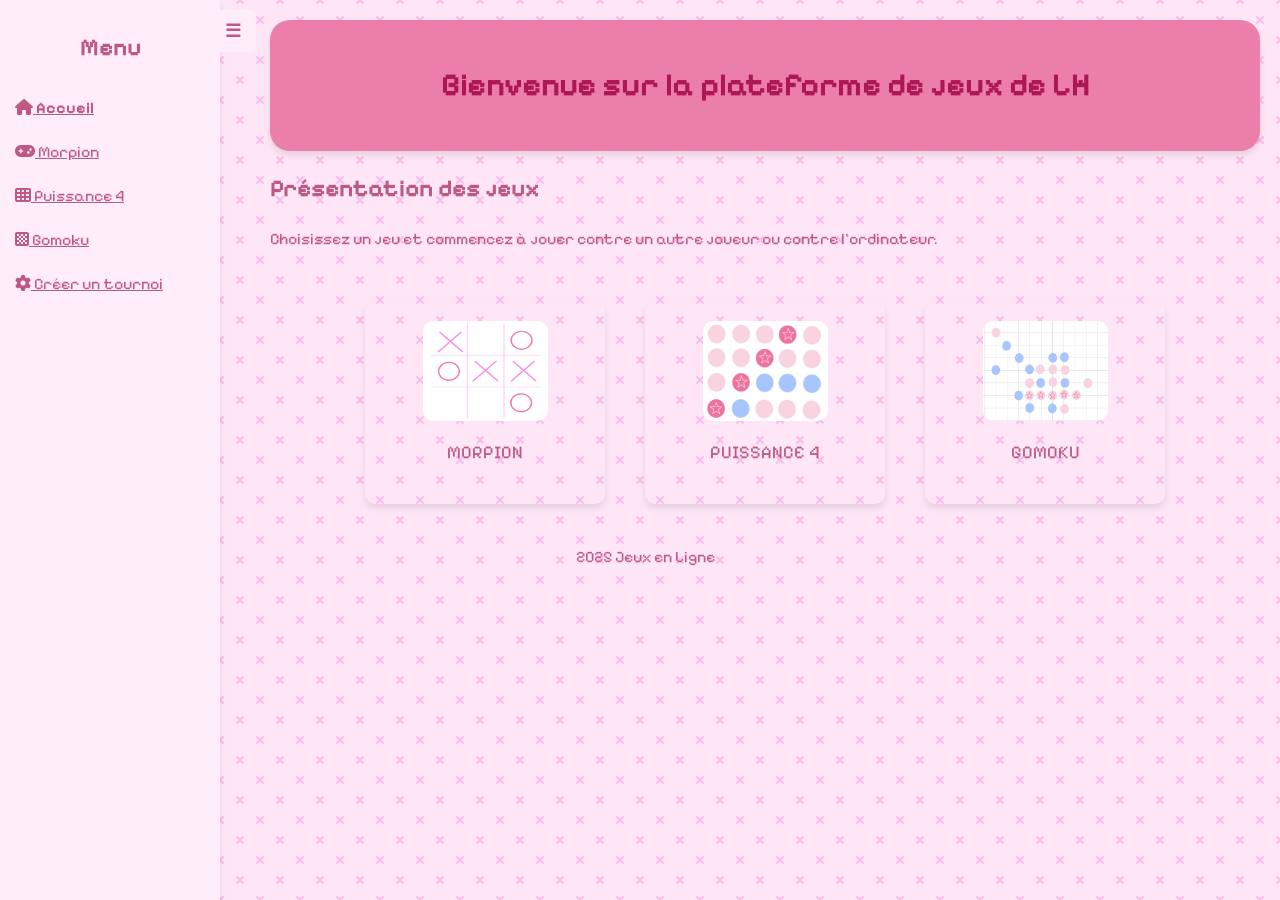
<file: index.html>
<!DOCTYPE html>
<html lang="fr">
<head>
    <meta charset="UTF-8">
    <meta name="viewport" content="width=device-width, initial-scale=1.0">
    <title>Jeux de Morpion, Puissance 4, Gomoku</title>
    <link rel="stylesheet" href="style.css">
	<link rel="stylesheet" href="https://cdnjs.cloudflare.com/ajax/libs/font-awesome/6.4.2/css/all.min.css">
	<link href="https://fonts.googleapis.com/css2?family=Pixelify+Sans&display=swap" rel="stylesheet">

</head>
<body>
	<audio id="bg-music" src="music/music.mp3" loop autoplay></audio>
	<div class="contenu">
		<aside class="sidebar" id="sidebar">
			<button id="menu-toggle">☰</button>
			<h2> Menu </h2>
			<ul>
        <li><a href="index.html"><strong><i class="fas fa-home"></i> Accueil</strong></a></li>
        <li><a href="morpion.html"><i class="fas fa-gamepad"></i> Morpion</a></li>
        <li><a href="puissance4_start.html"><i class="fas fa-th"></i> Puissance 4</a></li>
        <li><a href="gomoku_start.html"><i class="fas fa-chess-board"></i> Gomoku</a></li>
        <li><a href="customize.html"><i class="fas fa-cog"></i> Créer un tournoi</a></li>
            </ul>
        </aside>			
		
		<main class="content">
			<header>
			<h1> Bienvenue sur la plateforme de jeux de LH  </h1>
			</header>
			<section id="presentation">
                <h2>Présentation des jeux</h2>
                <p>Choisissez un jeu et commencez à jouer contre un autre joueur ou contre l'ordinateur.</p>
                <div class="game-buttons">
                    <a href="morpion.html" class="game-button">
						<img src="image/morpion.jpg" alt="Morpion">
                        <p>MORPION</p>
                    </a>
                    <a href="puissance4_start.html" class="game-button">
                        <img src="image/puissance4.jpg" alt="Puissance 4">
                        <p>PUISSANCE 4</p>
                    </a>
                    <a href="gomoku_start.html" class="game-button">
                        <img src="image/gomoku.jpg" alt="Gomoku">
                        <p>GOMOKU</p>
                    </a>
                </div>
            </section>
        </main>
    </div>
    
	<footer>
		<p> 2025 Jeux en Ligne </p>
	</footer>
	<script>
document.getElementById("menu-toggle").addEventListener("click", function () {
    let sidebar = document.getElementById("sidebar");

    if (sidebar.classList.contains("hidden")) {
        sidebar.classList.remove("hidden");
    } else {
        sidebar.classList.add("hidden");
    }
});
	
	const bgMusic = document.getElementById("bg-music");
    document.addEventListener("click", () => {
        if (bgMusic.paused) {
            bgMusic.play();
        }
    });

	</script>
</body>
</html>
</file>
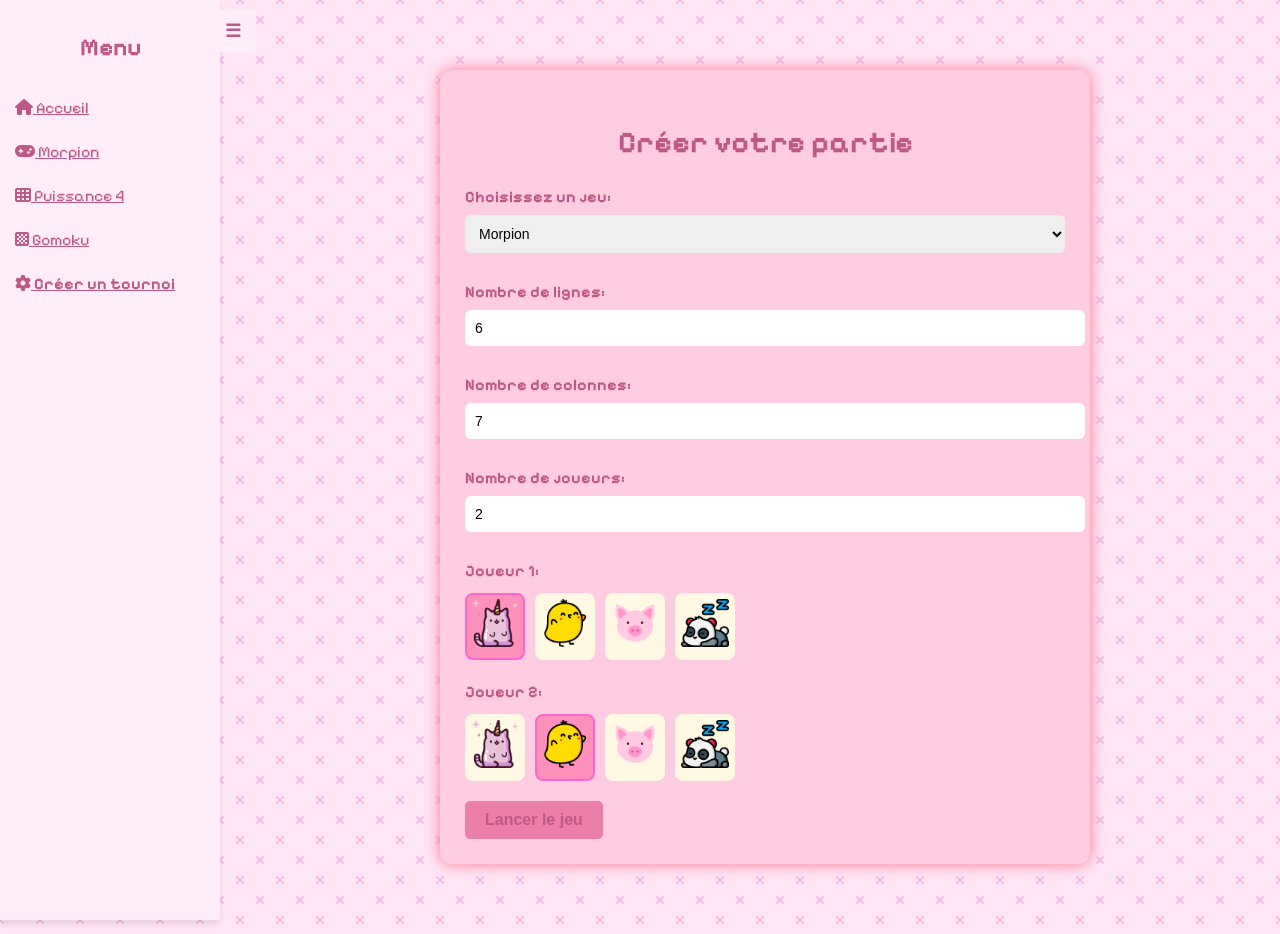
<file: customize.html>
<!DOCTYPE html>
<html lang="fr">
<head>
  <meta charset="UTF-8">
  <title>Créer un tournoi personnalisé</title>
  <link rel="stylesheet" href="style.css">
  <link rel="stylesheet" href="https://cdnjs.cloudflare.com/ajax/libs/font-awesome/6.4.2/css/all.min.css">
  <link href="https://fonts.googleapis.com/css2?family=Pixelify+Sans&display=swap" rel="stylesheet">
</head>
<body>

  <audio id="bg-music" src="music/music.mp3" loop autoplay></audio>

  <div class="contenu">
    <aside class="sidebar" id="sidebar">
      <button id="menu-toggle">☰</button>
      <h2>Menu</h2>
      <ul>
        <li><a href="index.html"><i class="fas fa-home"></i> Accueil</a></li>
        <li><a href="morpion.html"><i class="fas fa-gamepad"></i> Morpion</a></li>
        <li><a href="puissance4_start.html"><i class="fas fa-th"></i> Puissance 4</a></li>
        <li><a href="gomoku_start.html"><i class="fas fa-chess-board"></i> Gomoku</a></li>
        <li><a href="customize.html"><strong><i class="fas fa-cog"></i> Créer un tournoi</strong></a></li>
      </ul>
    </aside>

    <main class="content">
      <div class="custom-container">
        <h2>Créer votre partie</h2>

        <label for="gameType">Choisissez un jeu:</label>
        <select id="gameType">
          <option value="morpion">Morpion</option>
          <option value="puissance4">Puissance 4</option>
          <option value="gomoku">Gomoku</option>
        </select>

        <label for="rows">Nombre de lignes:</label>
        <input type="number" id="rows" min="3" max="20" value="6">

        <label for="cols">Nombre de colonnes:</label>
        <input type="number" id="cols" min="3" max="20" value="7">

        <label for="playerCount">Nombre de joueurs:</label>
        <input type="number" id="playerCount" min="2" max="4" value="2">

        <div id="iconSelections"></div>

        <button onclick="startCustomGame()">Lancer le jeu</button>
      </div>
    </main>
  </div>

  <script>
  const iconList = ["cat.png", "chick.png", "pig.png", "panda.png"];
  const iconSelectionsDiv = document.getElementById("iconSelections");

  document.getElementById("menu-toggle").addEventListener("click", () => {
    document.getElementById("sidebar").classList.toggle("hidden");
  });

  document.getElementById("playerCount").addEventListener("input", generateIconSelectors);

  document.getElementById("gameType").addEventListener("change", () => {
    const game = document.getElementById("gameType").value;
    const playerCountInput = document.getElementById("playerCount");

    if (game === "gomoku") {
      playerCountInput.max = 2;
      if (parseInt(playerCountInput.value) > 2) {
        playerCountInput.value = 2;
      }
    } else {
      playerCountInput.max = 4;
    }

    generateIconSelectors(); // cập nhật lại chọn icon
  });

  function generateIconSelectors() {
    const count = parseInt(document.getElementById("playerCount").value);
    iconSelectionsDiv.innerHTML = "";

    for (let i = 1; i <= count; i++) {
      const group = document.createElement("div");
      group.className = "player-icon-group";
      const label = document.createElement("label");
      label.innerText = `Joueur ${i}:`;
      const wrapper = document.createElement("div");
      wrapper.className = "icon-select";
      wrapper.dataset.player = i;

      iconList.forEach(icon => {
        const option = document.createElement("div");
        option.className = "icon-option";
        option.innerHTML = `<img src="image/${icon}" alt="${icon}">`;
        option.dataset.value = icon;
        option.addEventListener("click", () => {
          wrapper.querySelectorAll(".icon-option").forEach(el => el.classList.remove("selected"));
          option.classList.add("selected");
        });
        if (icon === iconList[i - 1]) option.classList.add("selected");
        wrapper.appendChild(option);
      });

      group.appendChild(label);
      group.appendChild(wrapper);
      iconSelectionsDiv.appendChild(group);
    }
  }

  function startCustomGame() {
    const game = document.getElementById("gameType").value;
    const rows = document.getElementById("rows").value;
    const cols = document.getElementById("cols").value;
    const players = document.getElementById("playerCount").value;

    if (players < 2) {
      alert("Il faut au moins 2 joueurs !");
      return;
    }

    let url = `${game}_jeu.html?rows=${rows}&cols=${cols}&players=${players}`;
    for (let i = 1; i <= players; i++) {
      const group = document.querySelector(`.icon-select[data-player="${i}"]`);
      const selected = group.querySelector(".icon-option.selected");
      const icon = selected ? selected.dataset.value : iconList[i - 1];
      url += `&icon${i}=${encodeURIComponent(icon)}`;
    }

    window.location.href = url;
  }

  const bgMusic = document.getElementById("bg-music");
  document.addEventListener("click", () => {
    if (bgMusic.paused) {
      bgMusic.play();
    }
  });

  generateIconSelectors(); // Initial load
</script>

</body>
</html>
</file>
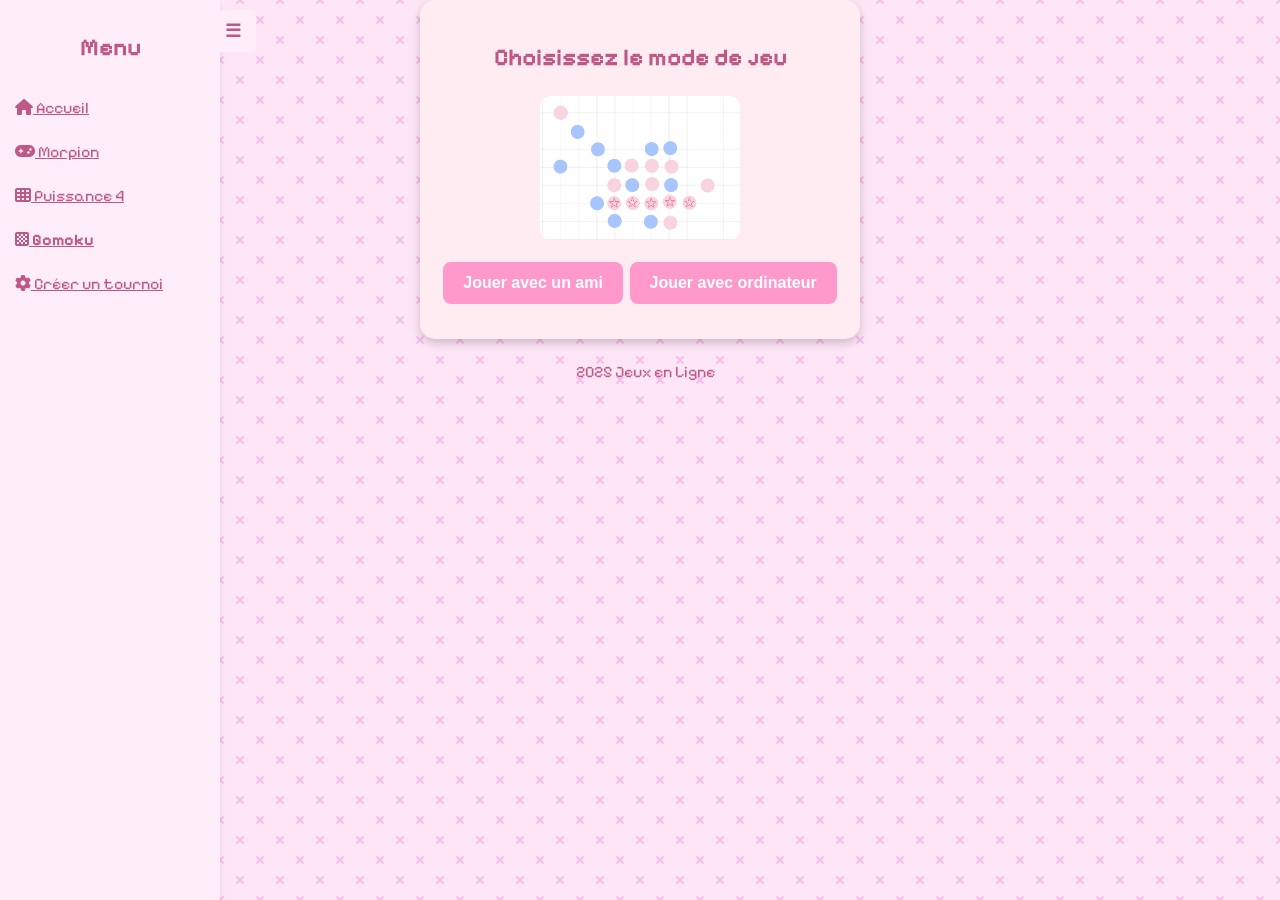
<file: gomoku_start.html>
<!DOCTYPE html>
<html lang="fr">
<head>
    <meta charset="UTF-8">
    <meta name="viewport" content="width=device-width, initial-scale=1.0">
    <title>Jeux de Morpion, Puissance 4, Gomoku</title>
    <link rel="stylesheet" href="style.css">
    <link rel="stylesheet" href="https://cdnjs.cloudflare.com/ajax/libs/font-awesome/6.4.2/css/all.min.css">
	<link href="https://fonts.googleapis.com/css2?family=Pixelify+Sans&display=swap" rel="stylesheet">

</head>
<body>
    <div class="contenu">
        <aside class="sidebar" id="sidebar">
            <button id="menu-toggle">☰</button>
            <h2> Menu </h2>
            <ul>
                <li><a href="index.html"><i class="fas fa-home"></i> Accueil</a></li>
                <li><a href="morpion.html"><i class="fas fa-gamepad"></i> Morpion</a></li>
                <li><a href="puissance4_start.html"><i class="fas fa-th"></i> Puissance 4</a></li>
                <li><a href="gomoku_start.html"><strong><i class="fas fa-chess-board"></i> Gomoku</strong></a></li>
                <li><a href="customize.html"><i class="fas fa-cog"></i> Créer un tournoi</a></li>
            </ul>
        </aside>

        <div class="fullscreen-container">
            <div class="modal-content">
                <h2>Choisissez le mode de jeu</h2>
                <img src="image/gomoku.jpg" alt="gomoku" class="game-demo">

                <div class="mode-selection">
                    <button class="mode-btn" onclick="startGame('pvp')">Jouer avec un ami</button>
                    <button class="mode-btn" onclick="startGame('pvc')">Jouer avec ordinateur</button>
                </div>
            </div>
        </div>
    </div>

    <footer>
        <p>2025 Jeux en Ligne</p>
    </footer>

    <script>
        // Menu toggle
        document.getElementById("menu-toggle").addEventListener("click", function () {
            let sidebar = document.getElementById("sidebar");
            sidebar.classList.toggle("hidden");
        });

        // Démarrer jeu avec mode sélectionné
        function startGame(mode) {
            window.location.href = `gomoku_jeu.html?mode=${mode}`;
        }
    </script>
</body>
</html>
</file>
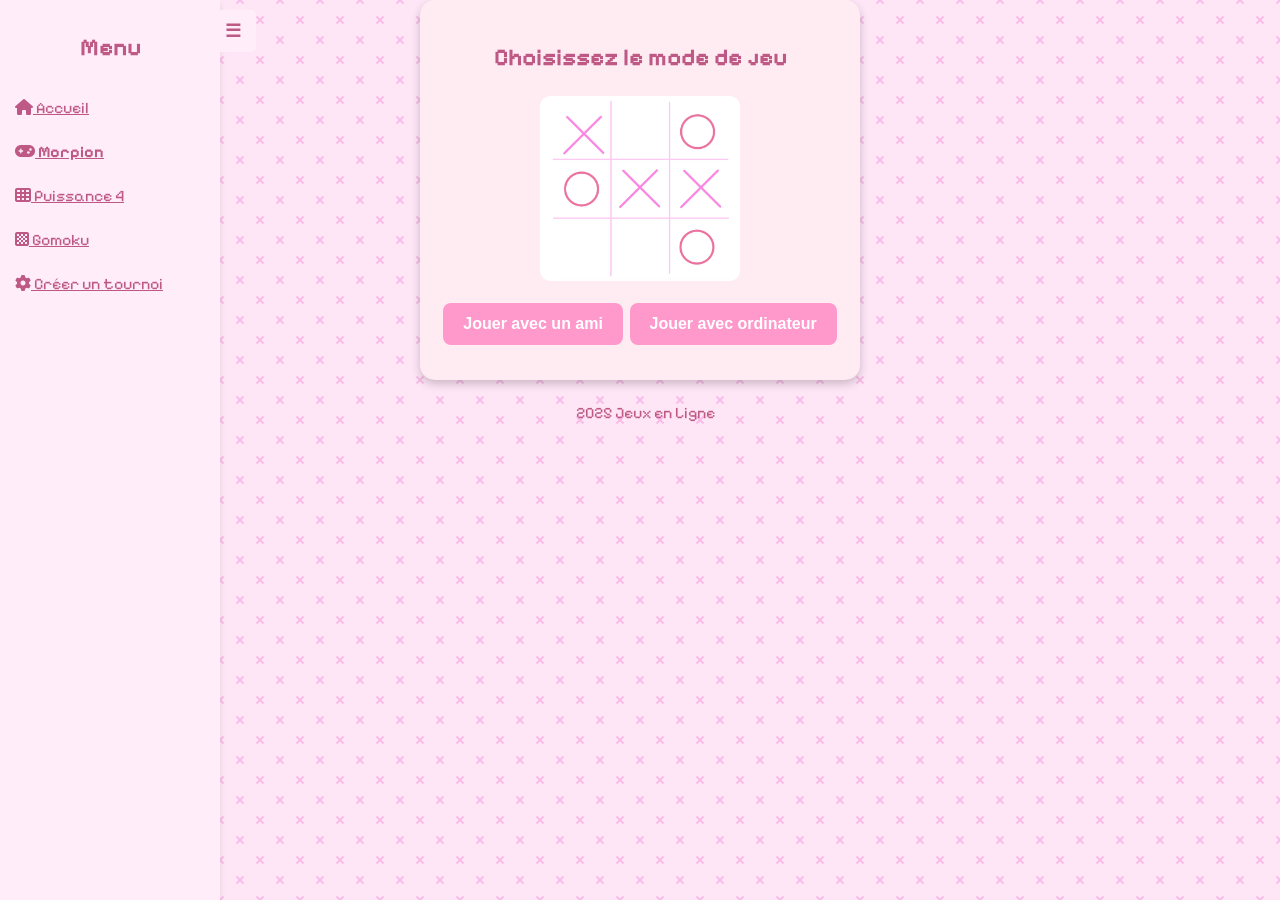
<file: morpion.html>
<!DOCTYPE html>
<html lang="fr">
<head>
    <meta charset="UTF-8">
    <meta name="viewport" content="width=device-width, initial-scale=1.0">
    <title>Jeux de Morpion, Puissance 4, Gomoku</title>
    <link rel="stylesheet" href="style.css">
    <link rel="stylesheet" href="https://cdnjs.cloudflare.com/ajax/libs/font-awesome/6.4.2/css/all.min.css">
	<link href="https://fonts.googleapis.com/css2?family=Pixelify+Sans&display=swap" rel="stylesheet">

</head>
<body>
    <div class="contenu">
        <aside class="sidebar" id="sidebar">
            <button id="menu-toggle">☰</button>
            <h2> Menu </h2>
            <ul>
                <li><a href="index.html"><i class="fas fa-home"></i> Accueil</a></li>
                <li><a href="morpion_start.html"><strong><i class="fas fa-gamepad"></i> Morpion</strong></a></li>
                <li><a href="puissance4_start.html"><i class="fas fa-th"></i> Puissance 4</a></li>
                <li><a href="gomoku_start.html"><i class="fas fa-chess-board"></i> Gomoku</a></li>
                <li><a href="customize.html"><i class="fas fa-cog"></i> Créer un tournoi</a></li>
            </ul>
        </aside>			

        <!-- Section choisir le mode -->
        <div class="fullscreen-container">
            <div class="modal-content">
                <h2>Choisissez le mode de jeu</h2>
                <img src="image/morpion.jpg" alt="Morpion" class="game-demo">

                <div class="mode-selection">
                    <button class="mode-btn" onclick="startGame('pvp')">Jouer avec un ami</button>
                    <button class="mode-btn" onclick="startGame('pvc')">Jouer avec ordinateur</button>
                </div>
            </div>	
        </div>
    </div>

    <footer>
        <p> 2025 Jeux en Ligne </p>
    </footer>

    <script>
        document.getElementById("menu-toggle").addEventListener("click", function () {
            let sidebar = document.getElementById("sidebar");
            sidebar.classList.toggle("hidden");
        });

        function startGame(mode) {
            window.location.href = `morpion_jeu.html?mode=${mode}`;
        }
    </script>
</body>
</html>
</file>
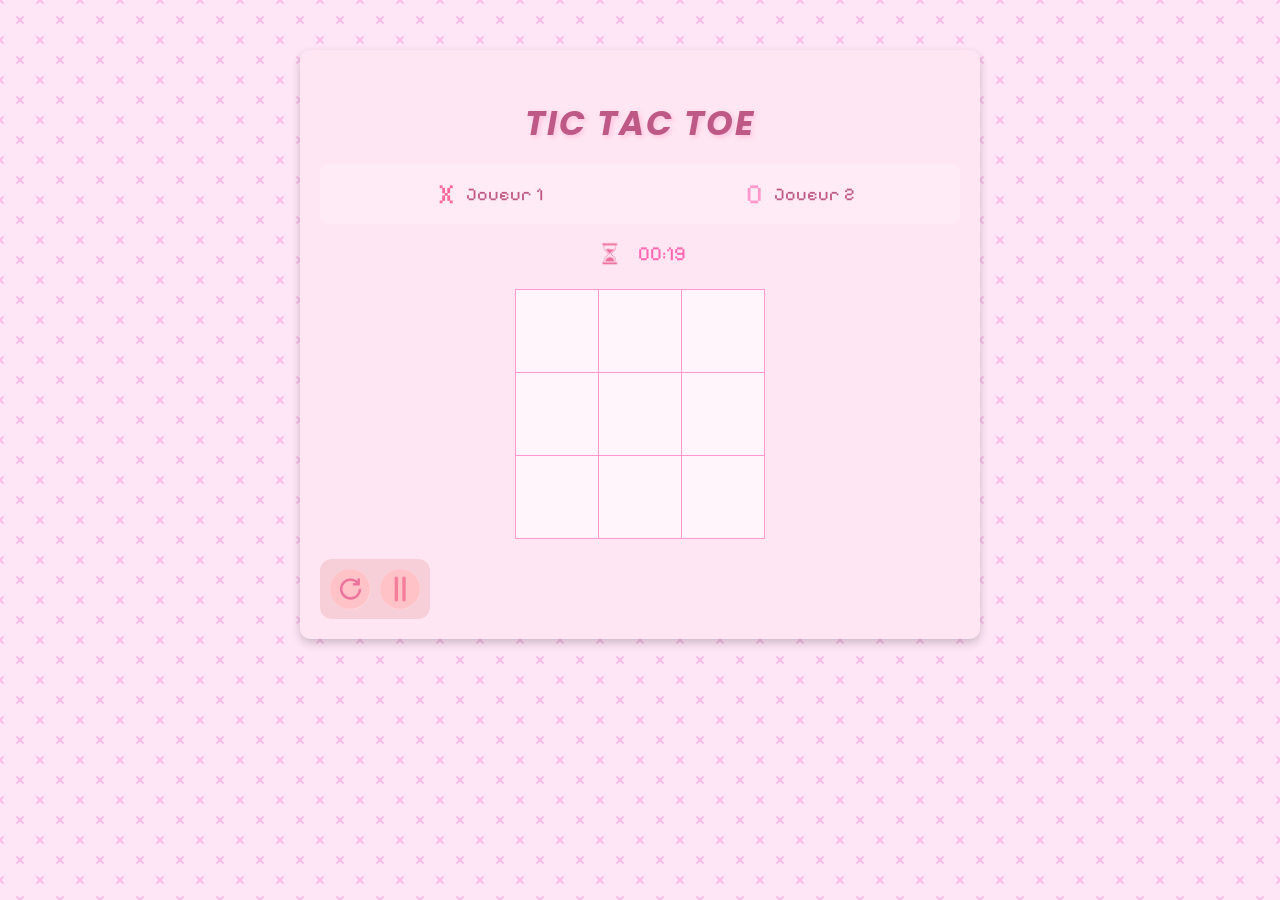
<file: morpion_jeu.html>
<!DOCTYPE html>
<html lang="fr">
<head>
  <meta charset="UTF-8">
  <meta name="viewport" content="width=device-width, initial-scale=1.0">
  <title>Jeu de Morpion</title>
  <link rel="stylesheet" href="style.css">
  <link href="https://fonts.googleapis.com/css2?family=Pixelify+Sans&display=swap" rel="stylesheet">
</head>

<body>
  <div class="fullscreen-container">
    <div class="game-container">
      <h2 id="titre-morpion">Tic Tac Toe</h2>
	  

		<div class="player-info" id="player-info"></div>
		
		<div class="timer">
			<span id="game-timer">
				<img src="image/timer.png" class="resize-img">00:20
			</span>
		</div>


      <table id="morpion-board"></table>

		<div class="morpion-buttons">
			<button id="reset-btn">
				<img src="image/reset.png" alt="Reset">
			</button>
			<button id="pause-btn">
				<img src="image/pause.png" alt="Pause">
			</button>
		</div>
    </div>
  </div>

  <!-- Script logic -->
  <script src="morpion_jeu.js"></script>
</body>
</html>
</file>
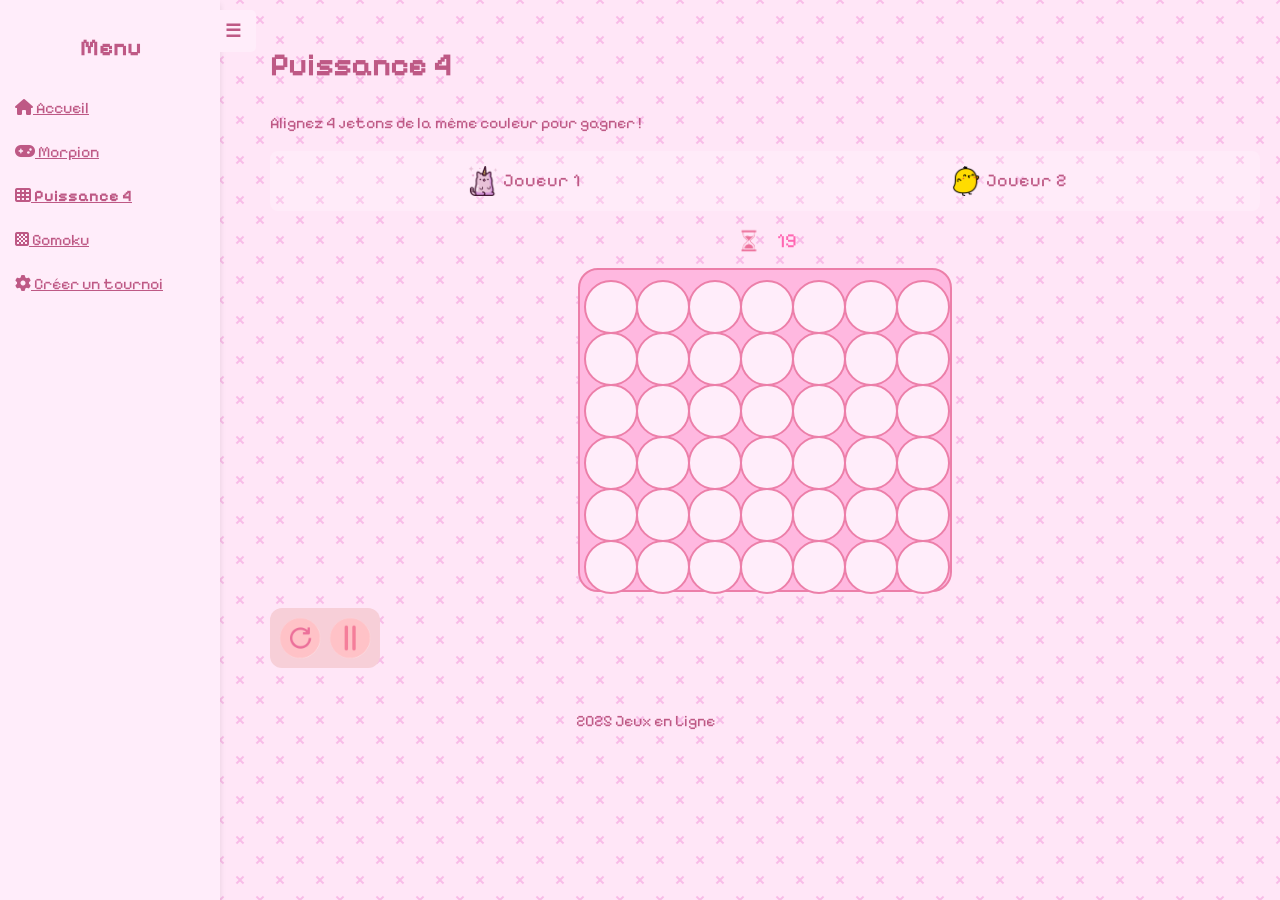
<file: puissance4_jeu.html>
<!DOCTYPE html>
<html lang="fr">
<head>
  <meta charset="UTF-8" />
  <meta name="viewport" content="width=device-width, initial-scale=1.0" />
  <title>Puissance 4 - Jeu</title>
  <link rel="stylesheet" href="style.css" />
  <script defer src="puissance4.js"></script>
  <link rel="stylesheet" href="https://cdnjs.cloudflare.com/ajax/libs/font-awesome/6.4.2/css/all.min.css" />
  <link href="https://fonts.googleapis.com/css2?family=Pixelify+Sans&display=swap" rel="stylesheet" />
</head>
<body>
  <div class="contenu">
    <!-- Sidebar -->
    <aside class="sidebar" id="sidebar">
      <button id="menu-toggle">☰</button>
      <h2>Menu</h2>
      <ul>
        <li><a href="index.html"><i class="fas fa-home"></i> Accueil</a></li>
        <li><a href="morpion.html"><i class="fas fa-gamepad"></i> Morpion</a></li>
        <li><a href="puissance4_start.html"><strong><i class="fas fa-th"></i> Puissance 4</strong></a></li>
        <li><a href="gomoku_start.html"><i class="fas fa-chess-board"></i> Gomoku</a></li>
        <li><a href="customize.html"><i class="fas fa-cog"></i> Créer un tournoi</a></li>
      </ul>
    </aside>

    <!-- Main game -->
    <main class="content">
      <h1>Puissance 4</h1>
      <p>Alignez 4 jetons de la même couleur pour gagner !</p>

      <!-- Player Info -->
      <div id="player-info" class="player-info"></div>

      <!-- Timer -->
      <div class="timer">
        <span id="game-timer">
          <img src="image/timer.png" class="resize-img">00:20
        </span>
      </div>

      <!-- Game Board -->
      <div id="game-board" class="grid-p4"></div>
      <p id="game-status"></p>

      <!-- Buttons -->
      <div class="morpion-buttons">
        <button onclick="resetGame()" class="icon-button">
          <img src="image/reset.png" alt="Reset" />
        </button>
        <button onclick="Pause()" id="pause-button" class="icon-button">
          <img src="image/pause.png" alt="Pause" id="pause-icon"/>
        </button>
      </div>
    </main>
  </div>

  <!-- Footer -->
  <footer>
    <p>2025 Jeux en Ligne</p>
  </footer>

  <!-- Menu toggle -->
  <script>
    document.getElementById("menu-toggle").addEventListener("click", () => {
      document.getElementById("sidebar").classList.toggle("hidden");
    });

    window.addEventListener("DOMContentLoaded", () => {
      const params = new URLSearchParams(window.location.search);
      const playerCount = parseInt(params.get("players")) || 2;
      const defaultIcons = ["cat.png", "chick.png", "pig.png", "panda.png"];
      const playerInfo = document.getElementById("player-info");
      playerInfo.innerHTML = "";

      for (let i = 1; i <= playerCount; i++) {
        const icon = params.get(`icon${i}`) || defaultIcons[i - 1];
        const player = document.createElement("div");
        player.className = "player";

        const symbol = document.createElement("span");
        symbol.className = "player-symbol";
        symbol.innerHTML = `<img src="image/${icon}" width="32">`;

        const name = document.createElement("span");
        name.className = "player-name";
        name.textContent = `Joueur ${i}`;

        player.appendChild(symbol);
        player.appendChild(name);
        playerInfo.appendChild(player);
      }
    });
  </script>
</body>
</html>
</file>
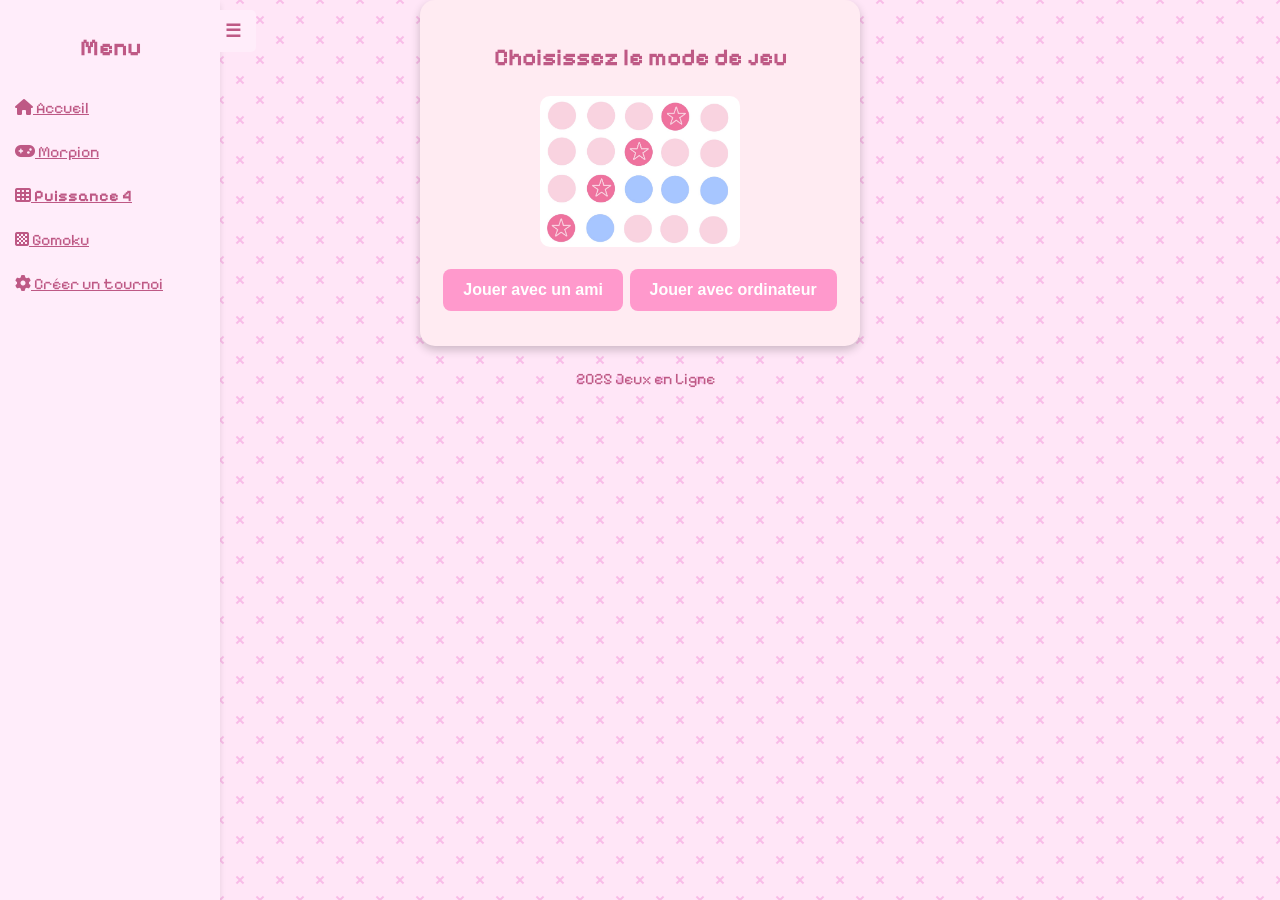
<file: puissance4_start.html>
<!DOCTYPE html>
<html lang="fr">
<head>
    <meta charset="UTF-8">
    <meta name="viewport" content="width=device-width, initial-scale=1.0">
    <title>Jeux de Morpion, Puissance 4, Gomoku</title>
    <link rel="stylesheet" href="style.css">
    <link rel="stylesheet" href="https://cdnjs.cloudflare.com/ajax/libs/font-awesome/6.4.2/css/all.min.css">
	<link href="https://fonts.googleapis.com/css2?family=Pixelify+Sans&display=swap" rel="stylesheet">

</head>

<body>
    <div class="contenu">

        <aside class="sidebar" id="sidebar">
            <button id="menu-toggle">☰</button>
            <h2> Menu </h2>
            <ul>
                <li><a href="index.html"><i class="fas fa-home"></i> Accueil</a></li>
                <li><a href="morpion.html"><i class="fas fa-gamepad"></i> Morpion</a></li>
                <li><a href="puissance4_start.html"><strong><i class="fas fa-th"></i> Puissance 4</strong></a></li>
                <li><a href="gomoku_start.html"><i class="fas fa-chess-board"></i> Gomoku</a></li>
                <li><a href="customize.html"><i class="fas fa-cog"></i> Créer un tournoi</a></li>
            </ul>
        </aside>			

        <div class="fullscreen-container">
            <div class="modal-content">
                <h2>Choisissez le mode de jeu</h2>
                <img src="image/puissance4.jpg" alt="Puissance4" class="game-demo">
                
                <div class="mode-selection">
                    <button class="mode-btn" onclick="startGame('pvp')">Jouer avec un ami</button>
                    <button class="mode-btn" onclick="startGame('pvc')">Jouer avec ordinateur</button>
                </div>
            </div>	
        </div>
    </div>

    <footer>
        <p> 2025 Jeux en Ligne </p>
    </footer>

    <script>
        document.getElementById("menu-toggle").addEventListener("click", function () {
            let sidebar = document.getElementById("sidebar");
            sidebar.classList.toggle("hidden");
        });

        function startGame(mode) {
            window.location.href = `puissance4_jeu.html?mode=${mode}`;
        }
    </script>
</body>
</html>
</file>
<file: style.css>
@import url('https://fonts.googleapis.com/css2?family=Poppins:wght@400;700&display=swap');


body {
	font-family: 'Pixelify Sans', sans-serif;
	line-height: 1.5;
    background-color: #FFE6F7;
	background-image: url("data:image/svg+xml,%3Csvg xmlns='http://www.w3.org/2000/svg' width='40' height='40' viewBox='0 0 40 40'%3E%3Cg fill-rule='evenodd'%3E%3Cg fill='%23f4a7df' fill-opacity='0.68'%3E%3Cpath d='M0 38.59l2.83-2.83 1.41 1.41L1.41 40H0v-1.41zM0 1.4l2.83 2.83 1.41-1.41L1.41 0H0v1.41zM38.59 40l-2.83-2.83 1.41-1.41L40 38.59V40h-1.41zM40 1.41l-2.83 2.83-1.41-1.41L38.59 0H40v1.41zM20 18.6l2.83-2.83 1.41 1.41L21.41 20l2.83 2.83-1.41 1.41L20 21.41l-2.83 2.83-1.41-1.41L18.59 20l-2.83-2.83 1.41-1.41L20 18.59z'/%3E%3C/g%3E%3C/g%3E%3C/svg%3E");
    color: #BE5985;
    margin: 0;
    padding: 0;
}

header {
    background-color: #EC7FA9;
    color: #AC1754;
    text-align: center;
    padding: 20px;
    box-shadow: 0px 4px 6px rgba(0, 0, 0, 0.1);
	border-radius: 20px;
}
#menu-toggle {
    font-size: 18px;
    padding: 10px 15px;
    background-color: #FFEDFA;
    color: #BE5985;
    border: none;
    cursor: pointer;
    position: absolute;
    top: 10px;
    left: 210px; 
    z-index: 1000;
    transition: left 0.3s ease-in-out;
}

.contenu {
    display: flex;
    width: 100%;
}

.sidebar {
    width: 200px;
    background-color: #FFEDFA;
    padding: 10px;
    box-shadow: 0 4px 6px rgba(0, 0, 0, 0.1);
    height: 100%;
    position: fixed;
    left: 0;
    top: 0;
    transition: left 0.3s ease-in-out;
}

.sidebar.hidden {
    left: -200px;
}


.sidebar.hidden + #menu-toggle {
    left: 200px;
}

.sidebar h2{
	text-align: center;
	color: #BE5985;
}

.sidebar ul{
	list-style: none;
	padding: 0;
}

.sidebar ul li{
	padding: 5px 0;
}

.sidebar ul li a{
	color: #BE5985;
	display: block;
	padding: 5px;
	border-radius: 5px;
}	

	
.content {
	margin-left: 250px;
	padding: 20px;
	width: calc(100% - 250px);
}

.game-buttons {
	display: flex;
	justify-content: center;
	gap: 40px;
	margin-top: 50px;
}

.game-button {
	padding: 20px;
	border-radius: 10px;
	width: 200px;
	text-align: center;
	font-size: 18px;
	font-size: bold;
	color: #BE5985;
    box-shadow: 0 4px 6px rgba(0, 0, 0, 0.1);
    cursor: pointer;
    text-decoration: none;
    display: flex;
    flex-direction: column;
    align-items: center;
    justify-content: center;
}

.game-button img {
    width: 125px;
    height: 100px;
    border-radius: 10px;
}
.game-button:hover {
	background-color: #ff1493;
	color: white;
}
	

footer {
    text-align: center;
    padding: 5px;
    position: relative;
    width: 100%;
}

button {
	background-color: #EC7FA9;
	text-align: center;
	color: #BE5985;
	border: none;
	padding: 10px 20px;
	font-size: 16px;
	font-weight: bold;
	border-radius: 5px;
	cursor: pointer;
	
}
button:hover {
    background-color: #ff1493;
	color: white;
}

.player-symbol img {
	width: 30px;
	height:30px;
}

button img {
    pointer-events: none; 
}

button.icon-button {
    background: none;
    border: none;
    padding: 0;
    margin: 0;
    cursor: pointer;
    outline: none;
}
button.icon-button img {
    width: 100px;   
    height: 100px;
    object-fit: contain;
    display: block;
}

/* Puissance4 Board */



.grid-p4 {
    display: grid;
    grid-template-columns: repeat(7, 50px);
    grid-template-rows: repeat(6, 50px);
    gap: 5px;
    justify-content: center;
    margin: 10px auto;
    background-color: #FFB8E0;
    padding: 10px;
    border-radius: 20px;
	width: 50%;
	border: 2px solid #EC7FA9;
}

.grid-p4 .cell {
    width: 50px;
    height: 50px;
    background-color: #FFEDFA;
    border-radius: 50%;
    display: flex;
    align-items: center;
    justify-content: center;
    font-size: 2em;
    cursor: pointer;
    border: 2px solid #EC7FA9;
}

/*gomoku board*/

.grid-gomoku {
	position: absolute;
	display: grid;
	grid-template-columns: repeat(19,30px);
	grid-template-rows: repeat(19,30px);
	justify-content: center;
	margin: 50px auto;
	background-color: #FFEDFA;
	padding: 25px;
	border-radius: 10px;
	border: 3px solid #EC7FA9;
}

.grid-gomoku .cell {
	width: 30px;
	height: 30px;
	display: flex;
	justify-content:center;	
	position: relative;
	border: 1px solid #EC7FA9;
	box-sizing: border-box; 

}
.piece {
    width: 24px;  
    height: 24px;
    position: absolute;
    top: 0;
    left: 0;
    transform: translate(-50%, -50%);
    pointer-events: none; 
}

.piece.highlight {
    animation: glow 0.5s infinite alternate;
}

@keyframes glow {
    0% {
        filter: brightness(1);
    }
    100% {
        filter: brightness(1.8);
    }
}




#titre-morpion{
    font-size: 34px;
    font-weight: bold;
    font-style: italic;
    text-align: center;
    color: #BE5985; /* Màu hồng đậm */
    text-transform: uppercase;
    letter-spacing: 2px;
    text-shadow: 2px 2px 5px rgba(255, 105, 180, 0.3);
    margin-bottom: 15px;
    font-family: 'Poppins', sans-serif; /* Font mềm mại hơn */
}

/* === Game container === */
.game-container {
    width: 50%;  /* Giới hạn chiều rộng */
    padding: 20px;
    border-radius: 10px;
    box-shadow: 0px 4px 10px rgba(0, 0, 0, 0.2);
    margin: 50px auto; /* Căn giữa màn hình */
	background-color: #ffe6f2 ; 
}

/* === Bảng Morpion === */
#morpion-board {
    border-collapse: collapse;
	margin: 20px auto;
}

#morpion-board td {
    width: 80px; /* Kích thước nhỏ hơn */
    height: 80px;
    border: 1.5px solid #ff99cc; /* Viền hồng pastel */
    text-align: center;
    font-size: 40px; /* Kích thước nhỏ hơn */
    font-weight: normal;
    cursor: pointer;
    background-color: #fff5fa; /* Nền trắng hồng nhẹ */
    color: #ff66b2; /* X, O có màu hồng */
    font-family: 'Poppins', sans-serif; /* Font mềm mại hơn */
}

/* Hover khi di chuột vào ô */
#morpion-board td:hover {
    background-color: #ffccdd; /* Màu hồng nhạt khi hover */
}

/* === Phần giới thiệu người chơi === */
.player-info {
    display: flex;
    justify-content: space-around;
    align-items: center;
    margin-bottom: 15px;
    background: rgba(255, 255, 255, 0.2);
    padding: 10px;
    border-radius: 8px;
}

/* === Thông tin từng người chơi === */
.player {
    display: flex;
    align-items: center;
    justify-content: space-between; /* Giữ khoảng cách đều */
}

/* === Biểu tượng X & O === */
.player-symbol {
    font-size: 30px;
    font-weight: bold;
    width: 40px;
    height: 40px;
    display: flex;
    align-items: center;
    justify-content: center;
    border-radius: 50%;
    color: white;
}

/* Màu riêng cho X và O */
.player-x {
    color: #ff6699; /* Hồng nhạt */
    font-size: 28px;
    font-weight: normal;
}

.player-o {
    color: #ff99cc; /* Hồng pastel */
    font-size: 28px;
    font-weight: normal;
}

.player-name {
    font-size: 18px;
    color: #BE5985;
}


.morpion-buttons {
    display: flex;
    gap: 10px;
    background-color: #F7CFD8	; 
    padding: 10px;
    border-radius: 12px;
    width: fit-content;
}

/* === Đảm bảo Reset & Pause không có nền màu === */
.morpion-buttons button {
    background: transparent !important; /* Xóa nền */
    border: none !important; /* Xóa viền */
    padding: 0;
    cursor: pointer;
    width: 40px;
    height: 40px;
    display: flex;
    align-items: center;
    justify-content: center;
}

/* Kích thước icon */
.morpion-buttons img {
    width: 100px;
    height: 100px;
    transition: 0.3s;
}

/* Hiệu ứng hover */
.morpion-buttons button:hover img {
    transform: scale(1.1);
    opacity: 0.6;
}
.resize-img {
	width: 30px;
	height: 30px;
    margin-right: 5px; /* Tạo khoảng cách giữa ảnh và số */
    vertical-align: middle; /* Đảm bảo nó nằm cùng dòng với số */
}
.timer {
  display: flex;
  justify-content: center;  /* căn giữa ngang */
  align-items: center;      /* căn giữa dọc */
  margin: 12px 0;
  color: #ff66b2; /* Màu hồng pastel */
}
#game-timer {
  font-size: 20px;
  display: inline-flex;
  align-items: center;
  gap: 8px;
}
/* === Nút Skip khi tạm dừng === */
.skip-btn {
    background: #ff66b2;
    color: white;
    padding: 8px 15px;
    border-radius: 5px;
    border: none;
    font-size: 14px;
    font-weight: bold;
    cursor: pointer;
    margin-left: 10px;
    transition: 0.3s;
}

.skip-btn:hover {
    background: #ff3385;
}


/*=====================================================================================================*/
/*motpion.html*/
/* === Phần chọn mode du jeu (bảng ở giữa) === */
/* === Fullscreen container cho modal === */
.fullscreen-container {
    flex: 1;
    display: flex;
    justify-content: center;
    align-items: center;
}

/* === Hộp chọn chế độ === */
.modal-content {
    background: white;
    padding: 20px;
    border-radius: 15px;
    text-align: center;
    width: 400px;
    box-shadow: 0px 4px 10px rgba(0, 0, 0, 0.2);
	background-color: #FFEBF2 ;
}

/* === Ảnh demo trò chơi === */
.game-demo {
    width: 50%;
    border-radius: 10px;
    margin-bottom: 15px;
}

/* === Nút chọn chế độ === */
.mode-selection {
    display: flex;
    justify-content: space-around;
    margin-bottom: 15px;
}

.mode-btn {
    background: #ff99cc;
    border: none;
    padding: 12px 20px;
    border-radius: 8px;
    font-size: 16px;
    cursor: pointer;
    font-weight: bold;
    color: white;
    transition: 0.3s;
}

.mode-btn:hover {
    background: #ff66b2;
}

/* === Nút Start (mặc định disabled) === */
#start-btn {
    display: inline-block;
    background: gray;
    color: white;
    padding: 12px 20px;
    font-size: 18px;
    border-radius: 8px;
    text-decoration: none;
    /*cursor: not-allowed;*/
}

#start-btn.enabled {
    background: #ff66b2;
    cursor: pointer;
}

#start-btn.enabled:hover {
    background: #ff3385;
}




/**page customize**/
.custom-container {
  max-width: 600px;
  margin: 50px auto;
  background: #FFCCE1;
  padding: 25px;
  border-radius: 12px;
  box-shadow: 0 0 15px #FF748B;
}

.custom-container h2 {
  text-align: center;
  margin-bottom: 20px;
  font-size: 30px;
}

.custom-container label {
  display: block;
  margin: 12px 0 6px;
  font-weight: bold;
}

select, input {
  width: 100%;
  padding: 10px;
  border-radius: 6px;
  border: none;
  margin-bottom: 15px;
  font-size: 14px;
}

.icon-select {
  display: flex;
  gap: 10px;
  flex-wrap: wrap;
  margin-top: 10px;
  margin-bottom: 20px;
}

.icon-option {
  border: 2px solid transparent;
  border-radius: 8px;
  padding: 4px;
  cursor: pointer;
  transition: transform 0.2s ease;
  background-color: #FFF8E3;
}

.icon-option:hover {
  transform: scale(1.1);
  opacity: 0.9;
}

.icon-option img {
  width: 48px;
  height: 48px;
}

.icon-option.selected {
  border-color: #ff66cc;
  background-color: #FF90BC;
}

.player-icon-group {
  margin-bottom: 20px;
}

#game-board {
  display: grid;
  gap: 2px;
  background-color: #FFB8E0; 
  margin: auto;
  padding: 10px;
}
</file>
